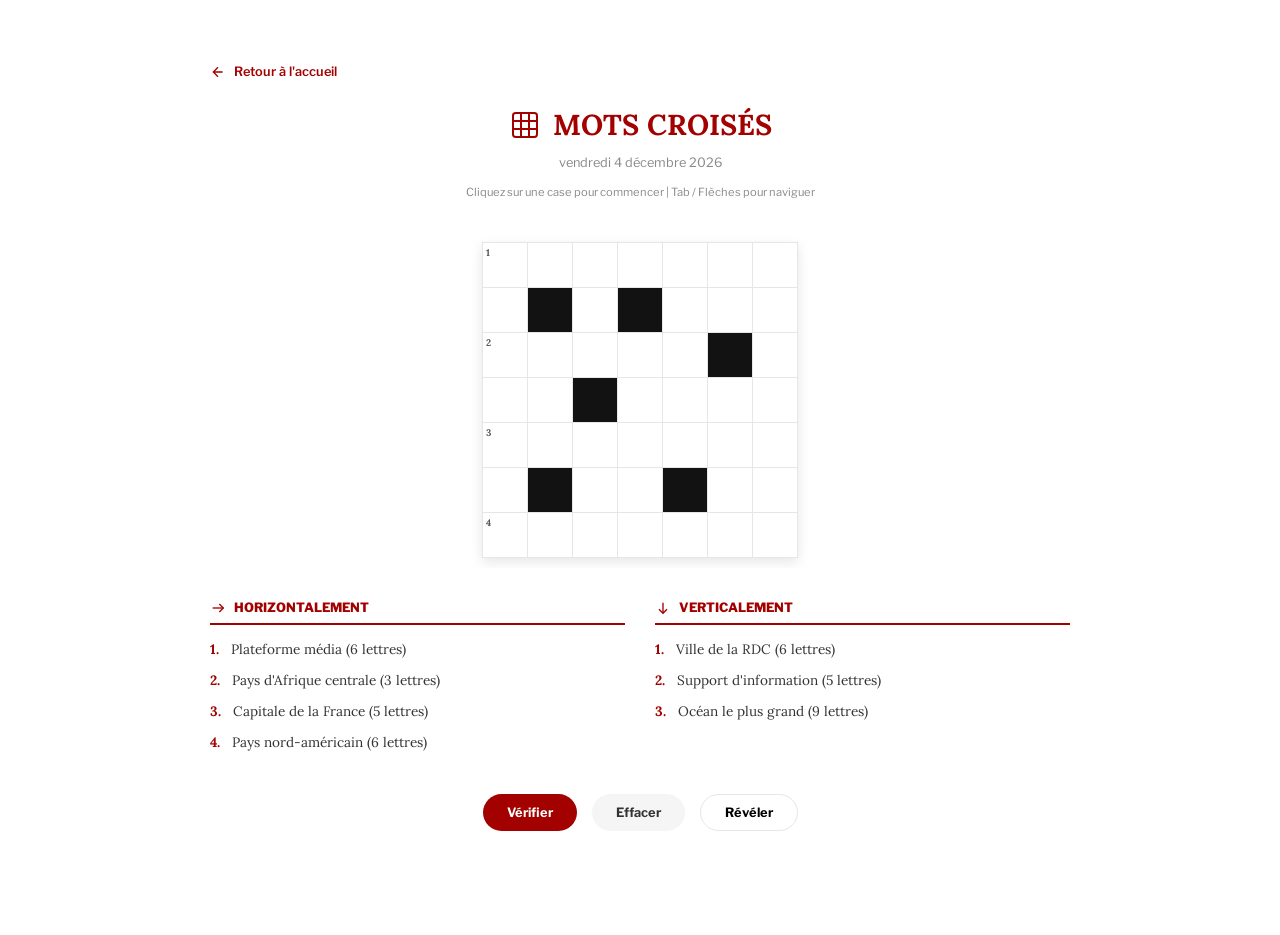
<file: mots-croises.html>
<!DOCTYPE html>
<html lang="fr">
<head>
    <meta charset="UTF-8">
    <meta name="viewport" content="width=device-width, initial-scale=1.0, viewport-fit=cover">
    <title>Mots croisés - MAKMUS</title>
    <link rel="stylesheet" href="redaction.css">
    <style>
        .crossword-container {
            max-width: 900px;
            margin: 40px auto;
            padding: 20px;
        }
        
        .crossword-header {
            text-align: center;
            margin-bottom: 30px;
        }
        
        .crossword-title {
            font-family: var(--serif);
            font-size: 1.8rem;
            font-weight: 700;
            color: var(--red);
            display: flex;
            align-items: center;
            justify-content: center;
            gap: 12px;
        }
        
        .crossword-title svg {
            width: 32px;
            height: 32px;
        }
        
        .crossword-date {
            font-family: var(--sans);
            font-size: 0.8rem;
            color: var(--gray-light);
            margin-top: 5px;
        }
        
        .crossword-subtitle {
            font-family: var(--sans);
            font-size: 0.7rem;
            color: var(--gray-light);
            margin-top: 10px;
        }
        
        .crossword-grid {
            display: flex;
            justify-content: center;
            margin-bottom: 30px;
            overflow-x: auto;
            padding: 10px 0;
        }
        
        .crossword-table {
            border-collapse: collapse;
            background: white;
            box-shadow: 0 4px 12px rgba(0,0,0,0.1);
        }
        
        .crossword-cell {
            width: 45px;
            height: 45px;
            border: 1px solid var(--border);
            text-align: center;
            vertical-align: middle;
            position: relative;
        }
        
        .crossword-cell.black {
            background: var(--black);
        }
        
        .crossword-cell input {
            width: 100%;
            height: 100%;
            border: none;
            text-align: center;
            font-family: var(--sans);
            font-size: 1.2rem;
            font-weight: 600;
            text-transform: uppercase;
            background: transparent;
            outline: none;
            padding: 0;
            cursor: pointer;
        }
        
        .crossword-cell input:focus {
            background: rgba(163,0,0,0.1);
            box-shadow: inset 0 0 0 2px var(--red);
        }
        
        .cell-number {
            position: absolute;
            top: 2px;
            left: 3px;
            font-size: 0.6rem;
            font-weight: 700;
            color: var(--gray);
            pointer-events: none;
        }
        
        .definitions-container {
            display: grid;
            grid-template-columns: 1fr 1fr;
            gap: 30px;
            margin-top: 30px;
        }
        
        .definitions-section h3 {
            font-family: var(--sans);
            font-size: 0.8rem;
            font-weight: 800;
            color: var(--red);
            text-transform: uppercase;
            margin-bottom: 15px;
            padding-bottom: 5px;
            border-bottom: 2px solid var(--red);
            display: flex;
            align-items: center;
            gap: 8px;
        }
        
        .definitions-section h3 svg {
            width: 16px;
            height: 16px;
        }
        
        .definition-item {
            margin-bottom: 12px;
            font-family: var(--serif);
            font-size: 0.85rem;
            line-height: 1.4;
            cursor: pointer;
            transition: color 0.2s;
        }
        
        .definition-item:hover {
            color: var(--red);
        }
        
        .definition-number {
            font-weight: 700;
            color: var(--red);
            margin-right: 8px;
        }
        
        .definition-text {
            color: var(--gray-dark);
        }
        
        .crossword-controls {
            display: flex;
            justify-content: center;
            gap: 15px;
            margin-top: 30px;
            flex-wrap: wrap;
        }
        
        .check-btn, .reset-btn, .reveal-btn {
            padding: 10px 24px;
            border: none;
            border-radius: 30px;
            font-family: var(--sans);
            font-weight: 700;
            font-size: 0.8rem;
            cursor: pointer;
            transition: all 0.2s;
            display: flex;
            align-items: center;
            gap: 8px;
        }
        
        .check-btn svg, .reset-btn svg, .reveal-btn svg {
            width: 16px;
            height: 16px;
        }
        
        .check-btn {
            background: var(--red);
            color: white;
        }
        
        .check-btn:hover {
            background: var(--red-dark);
            transform: scale(1.02);
        }
        
        .reset-btn {
            background: var(--gray-bg);
            color: var(--gray-dark);
        }
        
        .reset-btn:hover {
            background: var(--border);
        }
        
        .reveal-btn {
            background: transparent;
            border: 1px solid var(--border);
        }
        
        .reveal-btn:hover {
            background: var(--gray-bg);
            border-color: var(--red);
        }
        
        .result-message {
            text-align: center;
            margin-top: 20px;
            padding: 12px;
            border-radius: 8px;
            font-family: var(--sans);
            font-size: 0.85rem;
        }
        
        .result-message.success {
            background: #27ae60;
            color: white;
        }
        
        .result-message.error {
            background: #e74c3c;
            color: white;
        }
        
        .back-link {
            display: inline-flex;
            align-items: center;
            gap: 8px;
            margin-bottom: 20px;
            color: var(--red);
            text-decoration: none;
            font-family: var(--sans);
            font-size: 0.8rem;
            font-weight: 600;
        }
        
        .back-link:hover {
            text-decoration: underline;
        }
        
        .word-found {
            text-decoration: line-through;
            opacity: 0.6;
        }
        
        @keyframes successPulse {
            0% { transform: scale(1); }
            50% { transform: scale(1.02); background: rgba(39, 174, 96, 0.1); }
            100% { transform: scale(1); }
        }
        
        @media (max-width: 768px) {
            .crossword-container {
                padding: 15px;
            }
            
            .crossword-cell {
                width: 32px;
                height: 32px;
            }
            
            .crossword-cell input {
                font-size: 0.9rem;
            }
            
            .cell-number {
                font-size: 0.5rem;
                top: 1px;
                left: 2px;
            }
            
            .definitions-container {
                grid-template-columns: 1fr;
                gap: 20px;
            }
            
            .crossword-title {
                font-size: 1.4rem;
            }
            
            .crossword-title svg {
                width: 24px;
                height: 24px;
            }
            
            .check-btn, .reset-btn, .reveal-btn {
                padding: 8px 16px;
                font-size: 0.7rem;
            }
        }
    </style>
</head>
<body>
    <div class="crossword-container">
        <a href="index.html" class="back-link">
            <svg width="16" height="16" viewBox="0 0 24 24" fill="none" stroke="currentColor" stroke-width="2">
                <path d="M19 12H5M12 19l-7-7 7-7"/>
            </svg>
            Retour à l'accueil
        </a>
        
        <div class="crossword-header">
            <h1 class="crossword-title">
                <svg viewBox="0 0 24 24" fill="none" stroke="currentColor" stroke-width="1.5">
                    <rect x="3" y="3" width="18" height="18" rx="2" ry="2"></rect>
                    <line x1="9" y1="3" x2="9" y2="21"></line>
                    <line x1="15" y1="3" x2="15" y2="21"></line>
                    <line x1="3" y1="9" x2="21" y2="9"></line>
                    <line x1="3" y1="15" x2="21" y2="15"></line>
                </svg>
                MOTS CROISÉS
            </h1>
            <div class="crossword-date" id="game-date"></div>
            <div class="crossword-subtitle">Cliquez sur une case pour commencer | Tab / Flèches pour naviguer</div>
        </div>
        
        <div id="crossword-grid" class="crossword-grid"></div>
        
        <div class="definitions-container" id="definitions-container"></div>
        
        <div class="crossword-controls">
            <button class="check-btn" id="check-btn">Vérifier</button>
            <button class="reset-btn" id="reset-btn">Effacer</button>
            <button class="reveal-btn" id="reveal-btn">Révéler</button>
        </div>
        
        <div id="result-message" class="result-message"></div>
    </div>

    <script>
        // GRILLE DE DÉMONSTRATION (sans Supabase)
        const demoGridData = {
            grille: [
                ['1', ' ', ' ', ' ', ' ', ' ', ' '],
                [' ', '#', ' ', '#', ' ', ' ', ' '],
                ['2', ' ', ' ', ' ', ' ', '#', ' '],
                [' ', ' ', '#', ' ', ' ', ' ', ' '],
                ['3', ' ', ' ', ' ', ' ', ' ', ' '],
                [' ', '#', ' ', ' ', '#', ' ', ' '],
                ['4', ' ', ' ', ' ', ' ', ' ', ' ']
            ],
            solution: [
                ['M', 'A', 'K', 'M', 'U', 'S', 'P'],
                [' ', '#', 'E', '#', 'C', 'I', 'F'],
                ['R', 'D', 'C', 'I', 'T', '#', 'I'],
                [' ', 'T', '#', 'C', 'L', 'I', 'Q'],
                ['P', 'A', 'R', 'I', 'S', 'C', 'U'],
                [' ', '#', 'C', 'E', '#', 'N', 'E'],
                ['E', 'T', 'A', 'T', 'S', 'U', 'N']
            ],
            definitions: {
                horizontal: [
                    { numero: 1, definition: "Plateforme média (6 lettres)" },
                    { numero: 2, definition: "Pays d'Afrique centrale (3 lettres)" },
                    { numero: 3, definition: "Capitale de la France (5 lettres)" },
                    { numero: 4, definition: "Pays nord-américain (6 lettres)" }
                ],
                vertical: [
                    { numero: 1, definition: "Ville de la RDC (6 lettres)" },
                    { numero: 2, definition: "Support d'information (5 lettres)" },
                    { numero: 3, definition: "Océan le plus grand (9 lettres)" }
                ]
            }
        };
        
        let currentSolution = [];
        let currentDefinitions = { horizontal: [], vertical: [] };
        let foundWords = [];
        
        // Afficher la date
        document.getElementById('game-date').textContent = new Date().toLocaleDateString('fr-FR', {
            weekday: 'long', year: 'numeric', month: 'long', day: 'numeric'
        });
        
        function renderGrid() {
            currentSolution = demoGridData.solution;
            currentDefinitions = demoGridData.definitions;
            
            const gridData = demoGridData.grille;
            const container = document.getElementById('crossword-grid');
            
            let html = '<table class="crossword-table">';
            for (let i = 0; i < gridData.length; i++) {
                html += '<tr>';
                for (let j = 0; j < gridData[i].length; j++) {
                    const cell = gridData[i][j];
                    const isBlack = cell === '#';
                    const number = (!isBlack && !isNaN(parseInt(cell)) && cell !== ' ') ? cell : '';
                    
                    html += `<td class="crossword-cell ${isBlack ? 'black' : ''}">`;
                    if (!isBlack) {
                        if (number) {
                            html += `<span class="cell-number">${number}</span>`;
                        }
                        html += `<input type="text" maxlength="1" data-row="${i}" data-col="${j}">`;
                    }
                    html += '</td>';
                }
                html += '</tr>';
            }
            html += '</table>';
            container.innerHTML = html;
            
            renderDefinitions();
            attachEvents();
        }
        
        function renderDefinitions() {
            const container = document.getElementById('definitions-container');
            
            const horizontalHtml = `
                <div class="definitions-section">
                    <h3>
                        <svg viewBox="0 0 24 24" fill="none" stroke="currentColor" stroke-width="2">
                            <line x1="4" y1="12" x2="20" y2="12"></line>
                            <polyline points="14 6 20 12 14 18"></polyline>
                        </svg>
                        HORIZONTALEMENT
                    </h3>
                    ${currentDefinitions.horizontal.map(def => `
                        <div class="definition-item" data-word-num="${def.numero}" data-direction="horizontal">
                            <span class="definition-number">${def.numero}.</span>
                            <span class="definition-text">${def.definition}</span>
                        </div>
                    `).join('')}
                </div>
            `;
            
            const verticalHtml = `
                <div class="definitions-section">
                    <h3>
                        <svg viewBox="0 0 24 24" fill="none" stroke="currentColor" stroke-width="2">
                            <line x1="12" y1="4" x2="12" y2="20"></line>
                            <polyline points="6 14 12 20 18 14"></polyline>
                        </svg>
                        VERTICALEMENT
                    </h3>
                    ${currentDefinitions.vertical.map(def => `
                        <div class="definition-item" data-word-num="${def.numero}" data-direction="vertical">
                            <span class="definition-number">${def.numero}.</span>
                            <span class="definition-text">${def.definition}</span>
                        </div>
                    `).join('')}
                </div>
            `;
            
            container.innerHTML = horizontalHtml + verticalHtml;
            
            // Ajouter les événements de clic sur les définitions
            document.querySelectorAll('.definition-item').forEach(item => {
                item.addEventListener('click', function() {
                    const wordNum = this.dataset.wordNum;
                    const direction = this.dataset.direction;
                    highlightWord(wordNum, direction);
                });
            });
        }
        
        function highlightWord(wordNum, direction) {
            // Trouver la première case du mot
            const cells = document.querySelectorAll('.crossword-cell input');
            for (let input of cells) {
                const cellNumber = input.parentElement.querySelector('.cell-number');
                if (cellNumber && cellNumber.innerText == wordNum) {
                    input.focus();
                    input.style.backgroundColor = 'rgba(163,0,0,0.1)';
                    setTimeout(() => {
                        input.style.backgroundColor = '';
                    }, 1000);
                    break;
                }
            }
        }
        
        function attachEvents() {
            const inputs = document.querySelectorAll('.crossword-cell input');
            
            inputs.forEach(input => {
                input.removeEventListener('input', handleInput);
                input.removeEventListener('keydown', handleKeydown);
                input.addEventListener('input', handleInput);
                input.addEventListener('keydown', handleKeydown);
            });
        }
        
        function handleInput(e) {
            const input = e.target;
            input.value = input.value.toUpperCase();
            
            // Vérifier si la lettre est correcte
            const row = parseInt(input.dataset.row);
            const col = parseInt(input.dataset.col);
            const solutionValue = currentSolution[row][col];
            
            if (input.value && solutionValue && input.value === solutionValue) {
                input.style.color = '#27ae60';
            } else if (input.value && solutionValue && input.value !== solutionValue) {
                input.style.color = '#e74c3c';
            } else {
                input.style.color = '';
            }
            
            // Auto-avancer
            if (input.value.length === 1) {
                const nextInput = input.parentElement.nextElementSibling?.querySelector('input');
                if (nextInput) nextInput.focus();
            }
            
            // Vérifier si des mots sont complets
            checkWordsComplete();
        }
        
        function handleKeydown(e) {
            const input = e.target;
            const inputs = document.querySelectorAll('.crossword-cell input');
            const currentIndex = Array.from(inputs).indexOf(input);
            const row = parseInt(input.dataset.row);
            const col = parseInt(input.dataset.col);
            
            if (e.key === 'ArrowRight') {
                e.preventDefault();
                if (inputs[currentIndex + 1]) inputs[currentIndex + 1].focus();
            } else if (e.key === 'ArrowLeft') {
                e.preventDefault();
                if (inputs[currentIndex - 1]) inputs[currentIndex - 1].focus();
            } else if (e.key === 'ArrowDown') {
                e.preventDefault();
                const nextRow = row + 1;
                const nextInput = document.querySelector(`input[data-row="${nextRow}"][data-col="${col}"]`);
                if (nextInput) nextInput.focus();
            } else if (e.key === 'ArrowUp') {
                e.preventDefault();
                const prevRow = row - 1;
                const prevInput = document.querySelector(`input[data-row="${prevRow}"][data-col="${col}"]`);
                if (prevInput) prevInput.focus();
            } else if (e.key === 'Backspace' && input.value === '') {
                e.preventDefault();
                if (inputs[currentIndex - 1]) inputs[currentIndex - 1].focus();
            }
        }
        
        function checkWordsComplete() {
            // Vérifier les mots horizontaux
            const horizontalWords = {};
            const verticalWords = {};
            
            // Récupérer tous les mots horizontaux
            const cells = document.querySelectorAll('.crossword-cell input');
            cells.forEach(cell => {
                const row = parseInt(cell.dataset.row);
                const col = parseInt(cell.dataset.col);
                const cellNumber = cell.parentElement.querySelector('.cell-number');
                if (cellNumber) {
                    const num = cellNumber.innerText;
                    if (!horizontalWords[num]) horizontalWords[num] = [];
                    horizontalWords[num].push(cell);
                }
            });
            
            // Vérifier chaque mot horizontal
            for (let [num, wordCells] of Object.entries(horizontalWords)) {
                let wordComplete = true;
                let wordValue = '';
                for (let cell of wordCells) {
                    if (!cell.value) {
                        wordComplete = false;
                        break;
                    }
                    wordValue += cell.value;
                }
                
                if (wordComplete) {
                    // Marquer le mot comme trouvé
                    const definitionItem = document.querySelector(`.definition-item[data-word-num="${num}"][data-direction="horizontal"]`);
                    if (definitionItem && !foundWords.includes(`h${num}`)) {
                        foundWords.push(`h${num}`);
                        definitionItem.classList.add('word-found');
                    }
                }
            }
            
            // Vérifier si la grille est complète
            let allComplete = true;
            cells.forEach(cell => {
                const row = parseInt(cell.dataset.row);
                const col = parseInt(cell.dataset.col);
                const solutionValue = currentSolution[row][col];
                if (solutionValue && solutionValue !== ' ' && cell.value !== solutionValue) {
                    allComplete = false;
                }
            });
            
            if (allComplete) {
                const message = document.getElementById('result-message');
                message.className = 'result-message success';
                message.innerHTML = 'Félicitations ! Grille complète avec succès !';
                const table = document.querySelector('.crossword-table');
                table.style.animation = 'successPulse 0.5s ease';
                setTimeout(() => table.style.animation = '', 500);
            }
        }
        
        function checkGrid() {
            const inputs = document.querySelectorAll('.crossword-cell input');
            let correctCount = 0;
            let total = 0;
            
            inputs.forEach((input) => {
                const row = parseInt(input.dataset.row);
                const col = parseInt(input.dataset.col);
                const solutionValue = currentSolution[row][col];
                
                if (solutionValue && solutionValue !== ' ') {
                    total++;
                    if (input.value && input.value === solutionValue) {
                        correctCount++;
                        input.style.color = '#27ae60';
                    } else if (input.value && input.value !== solutionValue) {
                        input.style.color = '#e74c3c';
                    }
                }
            });
            
            const message = document.getElementById('result-message');
            
            if (correctCount === total) {
                message.className = 'result-message success';
                message.innerHTML = 'Félicitations ! Grille complète avec succès !';
            } else {
                message.className = 'result-message error';
                message.innerHTML = correctCount + '/' + total + ' lettres correctes. Continuez !';
                setTimeout(() => {
                    message.className = 'result-message';
                    message.innerHTML = '';
                }, 3000);
            }
        }
        
        function resetGrid() {
            const inputs = document.querySelectorAll('.crossword-cell input');
            inputs.forEach(input => {
                input.value = '';
                input.style.color = '';
            });
            foundWords = [];
            document.querySelectorAll('.definition-item').forEach(item => {
                item.classList.remove('word-found');
            });
            document.getElementById('result-message').className = 'result-message';
            document.getElementById('result-message').innerHTML = '';
        }
        
        function revealLetter() {
            const inputs = document.querySelectorAll('.crossword-cell input');
            const emptyInputs = Array.from(inputs).filter(input => input.value === '');
            
            if (emptyInputs.length > 0) {
                const randomInput = emptyInputs[Math.floor(Math.random() * emptyInputs.length)];
                const row = parseInt(randomInput.dataset.row);
                const col = parseInt(randomInput.dataset.col);
                randomInput.value = currentSolution[row][col];
                randomInput.style.color = '#27ae60';
                showToast('Une lettre a été révélée !');
                checkWordsComplete();
            } else {
                showToast('Grille déjà complète !');
            }
        }
        
        function showToast(message) {
            const toast = document.createElement('div');
            toast.className = 'makmus-toast';
            toast.innerHTML = message;
            document.body.appendChild(toast);
            setTimeout(() => toast.remove(), 2000);
        }
        
        // Initialisation
        renderGrid();
        
        // Attacher les événements des boutons
        document.getElementById('check-btn').addEventListener('click', checkGrid);
        document.getElementById('reset-btn').addEventListener('click', resetGrid);
        document.getElementById('reveal-btn').addEventListener('click', revealLetter);
    </script>
</body>
</html>
</file>
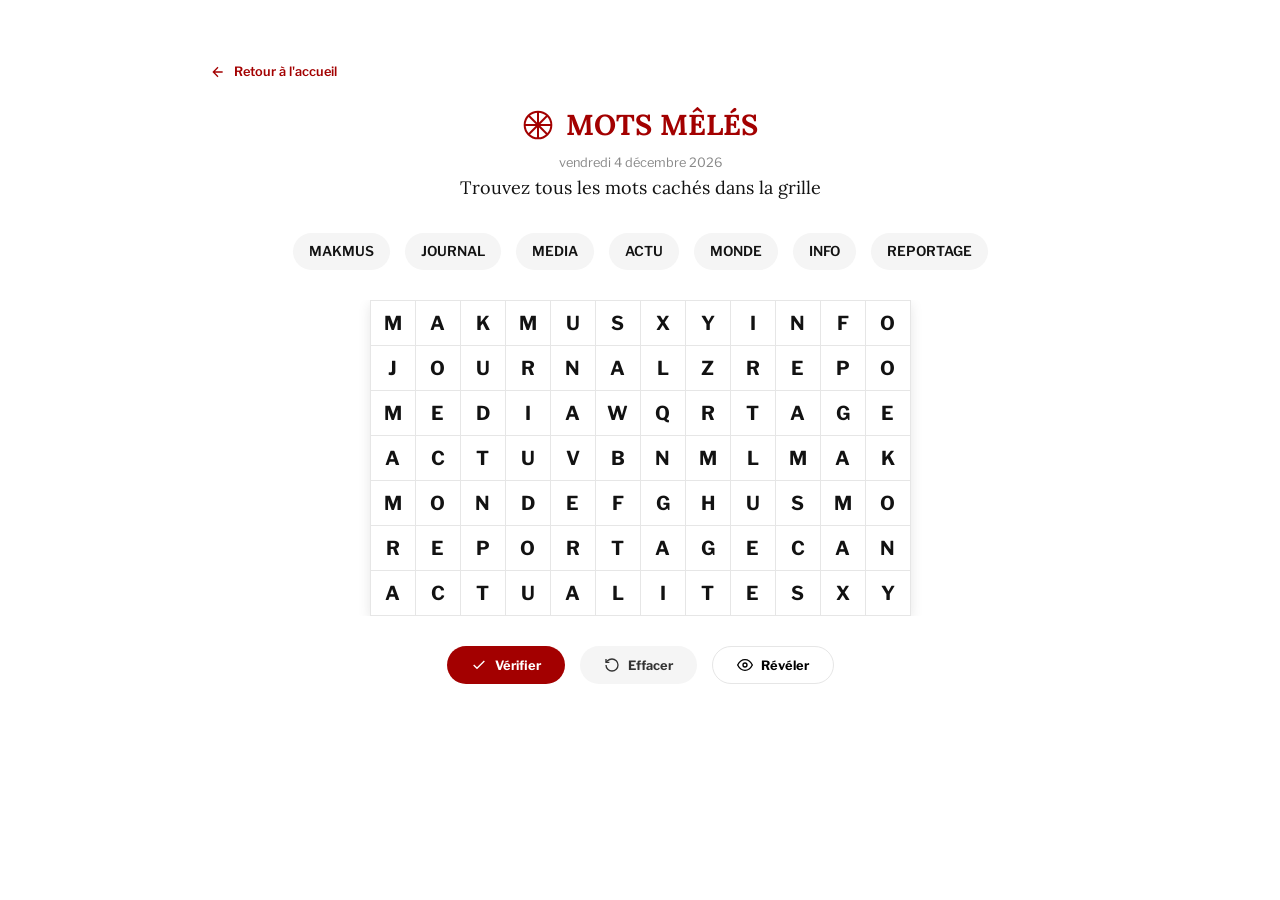
<file: mots-meles.html>
<!DOCTYPE html>
<html lang="fr">
<head>
    <meta charset="UTF-8">
    <meta name="viewport" content="width=device-width, initial-scale=1.0, viewport-fit=cover">
    <title>Mots mêlés - MAKMUS</title>
    <link rel="stylesheet" href="redaction.css">
    <style>
        .wordsearch-container {
            max-width: 900px;
            margin: 40px auto;
            padding: 20px;
        }
        
        .wordsearch-header {
            text-align: center;
            margin-bottom: 30px;
        }
        
        .wordsearch-title {
            font-family: var(--serif);
            font-size: 1.8rem;
            font-weight: 700;
            color: var(--red);
            display: flex;
            align-items: center;
            justify-content: center;
            gap: 12px;
        }
        
        .wordsearch-title svg {
            width: 32px;
            height: 32px;
        }
        
        .crossword-date {
            font-family: var(--sans);
            font-size: 0.8rem;
            color: var(--gray-light);
            margin-top: 5px;
        }
        
        .words-list {
            display: flex;
            flex-wrap: wrap;
            justify-content: center;
            gap: 15px;
            margin-bottom: 30px;
        }
        
        .word-chip {
            background: var(--gray-bg);
            padding: 8px 16px;
            border-radius: 30px;
            font-family: var(--sans);
            font-size: 0.85rem;
            font-weight: 600;
            cursor: pointer;
            transition: all 0.2s;
        }
        
        .word-chip.found {
            background: #27ae60;
            color: white;
            text-decoration: line-through;
            opacity: 0.6;
        }
        
        .wordsearch-grid {
            display: flex;
            justify-content: center;
            overflow-x: auto;
        }
        
        .wordsearch-table {
            border-collapse: collapse;
            background: white;
            box-shadow: 0 4px 12px rgba(0,0,0,0.1);
        }
        
        .letter-cell {
            width: 45px;
            height: 45px;
            border: 1px solid var(--border);
            text-align: center;
            vertical-align: middle;
            font-family: var(--sans);
            font-size: 1.2rem;
            font-weight: 700;
            cursor: pointer;
            user-select: none;
            transition: all 0.2s;
        }
        
        .letter-cell.selected {
            background: rgba(163,0,0,0.3);
        }
        
        .letter-cell.highlight {
            background: #27ae60;
            color: white;
        }
        
        .wordsearch-controls {
            display: flex;
            justify-content: center;
            gap: 15px;
            margin-top: 30px;
            flex-wrap: wrap;
        }
        
        .check-btn, .reset-btn, .reveal-btn {
            padding: 10px 24px;
            border: none;
            border-radius: 30px;
            font-family: var(--sans);
            font-weight: 700;
            font-size: 0.8rem;
            cursor: pointer;
            transition: all 0.2s;
            display: flex;
            align-items: center;
            gap: 8px;
        }
        
        .check-btn svg, .reset-btn svg, .reveal-btn svg {
            width: 16px;
            height: 16px;
        }
        
        .check-btn {
            background: var(--red);
            color: white;
        }
        
        .check-btn:hover {
            background: var(--red-dark);
            transform: scale(1.02);
        }
        
        .reset-btn {
            background: var(--gray-bg);
            color: var(--gray-dark);
        }
        
        .reset-btn:hover {
            background: var(--border);
        }
        
        .reveal-btn {
            background: transparent;
            border: 1px solid var(--border);
        }
        
        .reveal-btn:hover {
            background: var(--gray-bg);
            border-color: var(--red);
        }
        
        .result-message {
            text-align: center;
            margin-top: 20px;
            padding: 12px;
            border-radius: 8px;
            font-family: var(--sans);
            font-size: 0.85rem;
        }
        
        .result-message.success {
            background: #27ae60;
            color: white;
        }
        
        .back-link {
            display: inline-flex;
            align-items: center;
            gap: 8px;
            margin-bottom: 20px;
            color: var(--red);
            text-decoration: none;
            font-family: var(--sans);
            font-size: 0.8rem;
            font-weight: 600;
        }
        
        .back-link:hover {
            text-decoration: underline;
        }
        
        @keyframes successPulse {
            0% { transform: scale(1); }
            50% { transform: scale(1.02); background: rgba(39, 174, 96, 0.1); }
            100% { transform: scale(1); }
        }
        
        @media (max-width: 768px) {
            .wordsearch-container {
                padding: 15px;
            }
            
            .letter-cell {
                width: 32px;
                height: 32px;
                font-size: 0.9rem;
            }
            
            .wordsearch-title {
                font-size: 1.4rem;
            }
            
            .wordsearch-title svg {
                width: 24px;
                height: 24px;
            }
            
            .check-btn, .reset-btn, .reveal-btn {
                padding: 8px 16px;
                font-size: 0.7rem;
            }
        }
    </style>
</head>
<body>
    <div class="wordsearch-container">
        <a href="index.html" class="back-link">
            <svg width="16" height="16" viewBox="0 0 24 24" fill="none" stroke="currentColor" stroke-width="2">
                <path d="M19 12H5M12 19l-7-7 7-7"/>
            </svg>
            Retour à l'accueil
        </a>
        
        <div class="wordsearch-header">
            <h1 class="wordsearch-title">
                <svg viewBox="0 0 24 24" fill="none" stroke="currentColor" stroke-width="1.5">
                    <circle cx="12" cy="12" r="10"></circle>
                    <line x1="12" y1="2" x2="12" y2="22"></line>
                    <line x1="2" y1="12" x2="22" y2="12"></line>
                    <line x1="4.93" y1="4.93" x2="19.07" y2="19.07"></line>
                    <line x1="19.07" y1="4.93" x2="4.93" y2="19.07"></line>
                </svg>
                MOTS MÊLÉS
            </h1>
            <div class="crossword-date" id="game-date"></div>
            <p>Trouvez tous les mots cachés dans la grille</p>
        </div>
        
        <div id="words-list" class="words-list"></div>
        
        <div id="wordsearch-grid" class="wordsearch-grid"></div>
        
        <div class="wordsearch-controls">
            <button class="check-btn" id="check-btn">
                <svg viewBox="0 0 24 24" fill="none" stroke="currentColor" stroke-width="2">
                    <polyline points="20 6 9 17 4 12"></polyline>
                </svg>
                Vérifier
            </button>
            <button class="reset-btn" id="reset-btn">
                <svg viewBox="0 0 24 24" fill="none" stroke="currentColor" stroke-width="2">
                    <path d="M3 12a9 9 0 1 0 9-9 9.75 9.75 0 0 0-6.74 2.74L3 8"></path>
                    <polyline points="3 3 3 8 8 8"></polyline>
                </svg>
                Effacer
            </button>
            <button class="reveal-btn" id="reveal-btn">
                <svg viewBox="0 0 24 24" fill="none" stroke="currentColor" stroke-width="2">
                    <path d="M1 12s4-8 11-8 11 8 11 8-4 8-11 8-11-8-11-8z"></path>
                    <circle cx="12" cy="12" r="3"></circle>
                </svg>
                Révéler
            </button>
        </div>
        
        <div id="result-message" class="result-message"></div>
    </div>

    <script>
        // GRILLE DE DÉMONSTRATION
        const demoData = {
            mots_a_trouver: ['MAKMUS', 'JOURNAL', 'MEDIA', 'ACTU', 'MONDE', 'INFO', 'REPORTAGE'],
            grille: [
                ['M', 'A', 'K', 'M', 'U', 'S', 'X', 'Y', 'I', 'N', 'F', 'O'],
                ['J', 'O', 'U', 'R', 'N', 'A', 'L', 'Z', 'R', 'E', 'P', 'O'],
                ['M', 'E', 'D', 'I', 'A', 'W', 'Q', 'R', 'T', 'A', 'G', 'E'],
                ['A', 'C', 'T', 'U', 'V', 'B', 'N', 'M', 'L', 'M', 'A', 'K'],
                ['M', 'O', 'N', 'D', 'E', 'F', 'G', 'H', 'U', 'S', 'M', 'O'],
                ['R', 'E', 'P', 'O', 'R', 'T', 'A', 'G', 'E', 'C', 'A', 'N'],
                ['A', 'C', 'T', 'U', 'A', 'L', 'I', 'T', 'E', 'S', 'X', 'Y']
            ]
        };
        
        let currentWords = [];
        let foundWords = [];
        let currentGridLetters = [];
        let selectedCells = [];
        let isSelecting = false;
        let startCell = null;
        
        // Afficher la date
        document.getElementById('game-date').textContent = new Date().toLocaleDateString('fr-FR', {
            weekday: 'long', year: 'numeric', month: 'long', day: 'numeric'
        });
        
        function initGame() {
            currentWords = [...demoData.mots_a_trouver];
            currentGridLetters = demoData.grille.map(row => [...row]);
            foundWords = [];
            selectedCells = [];
            
            renderWordsList();
            renderGrid();
            attachGridEvents();
        }
        
        function renderWordsList() {
            const container = document.getElementById('words-list');
            container.innerHTML = currentWords.map(word => `
                <span class="word-chip" data-word="${word}">${word}</span>
            `).join('');
        }
        
        function renderGrid() {
            const container = document.getElementById('wordsearch-grid');
            let html = '<table class="wordsearch-table">';
            for (let i = 0; i < currentGridLetters.length; i++) {
                html += '<tr>';
                for (let j = 0; j < currentGridLetters[i].length; j++) {
                    const isHighlighted = isCellHighlighted(i, j);
                    html += `<td class="letter-cell ${isHighlighted ? 'highlight' : ''}" data-row="${i}" data-col="${j}">${currentGridLetters[i][j]}</td>`;
                }
                html += '</tr>';
            }
            html += '</table>';
            container.innerHTML = html;
        }
        
        function isCellHighlighted(row, col) {
            // Vérifier si la cellule fait partie d'un mot trouvé
            for (let word of foundWords) {
                if (word.positions && word.positions.some(pos => pos.row === row && pos.col === col)) {
                    return true;
                }
            }
            return false;
        }
        
        function attachGridEvents() {
            const cells = document.querySelectorAll('.letter-cell');
            cells.forEach(cell => {
                cell.removeEventListener('mousedown', handleMouseDown);
                cell.removeEventListener('mouseenter', handleMouseEnter);
                cell.removeEventListener('mouseup', handleMouseUp);
                cell.removeEventListener('touchstart', handleTouchStart);
                cell.removeEventListener('touchmove', handleTouchMove);
                cell.removeEventListener('touchend', handleTouchEnd);
                
                cell.addEventListener('mousedown', handleMouseDown);
                cell.addEventListener('mouseenter', handleMouseEnter);
                cell.addEventListener('mouseup', handleMouseUp);
                cell.addEventListener('touchstart', handleTouchStart);
                cell.addEventListener('touchmove', handleTouchMove);
                cell.addEventListener('touchend', handleTouchEnd);
            });
        }
        
        function handleMouseDown(e) {
            e.preventDefault();
            const cell = e.target.closest('.letter-cell');
            if (!cell) return;
            
            isSelecting = true;
            startCell = {
                row: parseInt(cell.dataset.row),
                col: parseInt(cell.dataset.col)
            };
            selectedCells = [startCell];
            updateSelection();
        }
        
        function handleMouseEnter(e) {
            if (!isSelecting) return;
            const cell = e.target.closest('.letter-cell');
            if (!cell) return;
            
            const currentCell = {
                row: parseInt(cell.dataset.row),
                col: parseInt(cell.dataset.col)
            };
            
            if (startCell) {
                selectedCells = getCellsBetween(startCell, currentCell);
                updateSelection();
            }
        }
        
        function handleMouseUp(e) {
            if (!isSelecting) return;
            isSelecting = false;
            
            if (selectedCells.length > 0) {
                const word = selectedCells.map(cell => currentGridLetters[cell.row][cell.col]).join('');
                checkWord(word, selectedCells);
            }
            
            clearSelection();
        }
        
        function handleTouchStart(e) {
            e.preventDefault();
            const touch = e.touches[0];
            const element = document.elementFromPoint(touch.clientX, touch.clientY);
            const cell = element.closest('.letter-cell');
            if (!cell) return;
            
            isSelecting = true;
            startCell = {
                row: parseInt(cell.dataset.row),
                col: parseInt(cell.dataset.col)
            };
            selectedCells = [startCell];
            updateSelection();
        }
        
        function handleTouchMove(e) {
            e.preventDefault();
            if (!isSelecting) return;
            const touch = e.touches[0];
            const element = document.elementFromPoint(touch.clientX, touch.clientY);
            const cell = element.closest('.letter-cell');
            if (!cell) return;
            
            const currentCell = {
                row: parseInt(cell.dataset.row),
                col: parseInt(cell.dataset.col)
            };
            
            if (startCell) {
                selectedCells = getCellsBetween(startCell, currentCell);
                updateSelection();
            }
        }
        
        function handleTouchEnd(e) {
            e.preventDefault();
            if (!isSelecting) return;
            isSelecting = false;
            
            if (selectedCells.length > 0) {
                const word = selectedCells.map(cell => currentGridLetters[cell.row][cell.col]).join('');
                checkWord(word, selectedCells);
            }
            
            clearSelection();
        }
        
        function getCellsBetween(start, end) {
            const cells = [];
            const rowStep = start.row === end.row ? 0 : (start.row < end.row ? 1 : -1);
            const colStep = start.col === end.col ? 0 : (start.col < end.col ? 1 : -1);
            
            let row = start.row;
            let col = start.col;
            
            while (row !== end.row + rowStep || col !== end.col + colStep) {
                cells.push({ row, col });
                if (row !== end.row) row += rowStep;
                if (col !== end.col) col += colStep;
            }
            
            return cells;
        }
        
        function updateSelection() {
            // Supprimer la classe selected de toutes les cellules
            document.querySelectorAll('.letter-cell').forEach(cell => {
                cell.classList.remove('selected');
            });
            
            // Ajouter la classe selected aux cellules sélectionnées
            selectedCells.forEach(cell => {
                const element = document.querySelector(`.letter-cell[data-row="${cell.row}"][data-col="${cell.col}"]`);
                if (element) element.classList.add('selected');
            });
        }
        
        function checkWord(word, cells) {
            // Vérifier le mot dans les deux sens
            const foundWord = currentWords.find(w => w === word || w === word.split('').reverse().join(''));
            
            if (foundWord && !foundWords.some(w => w.word === foundWord)) {
                // Mot trouvé
                foundWords.push({
                    word: foundWord,
                    positions: [...cells]
                });
                
                // Marquer les cellules comme highlight
                cells.forEach(cell => {
                    const element = document.querySelector(`.letter-cell[data-row="${cell.row}"][data-col="${cell.col}"]`);
                    element.classList.add('highlight');
                });
                
                // Marquer le mot dans la liste
                markWordAsFound(foundWord);
                showToast('Mot trouvé : ' + foundWord);
                
                // Vérifier si tous les mots sont trouvés
                if (foundWords.length === currentWords.length) {
                    const messageDiv = document.getElementById('result-message');
                    messageDiv.className = 'result-message success';
                    messageDiv.innerHTML = 'Félicitations ! Tous les mots ont été trouvés !';
                    const table = document.querySelector('.wordsearch-table');
                    table.style.animation = 'successPulse 0.5s ease';
                    setTimeout(() => table.style.animation = '', 500);
                }
            } else if (foundWord && foundWords.some(w => w.word === foundWord)) {
                showToast('"' + foundWord + '" déjà trouvé !');
            } else {
                showToast('"' + word + '" n\'est pas dans la liste');
            }
        }
        
        function markWordAsFound(word) {
            const chips = document.querySelectorAll('.word-chip');
            chips.forEach(chip => {
                if (chip.dataset.word === word) {
                    chip.classList.add('found');
                }
            });
        }
        
        function clearSelection() {
            document.querySelectorAll('.letter-cell').forEach(cell => {
                cell.classList.remove('selected');
            });
            selectedCells = [];
            startCell = null;
        }
        
        function resetSelection() {
            clearSelection();
        }
        
        function checkAllWords() {
            const remaining = currentWords.filter(w => !foundWords.some(f => f.word === w));
            if (remaining.length === 0) {
                showToast('Grille complète !');
            } else {
                showToast('Il reste ' + remaining.length + ' mot(s) à trouver : ' + remaining.join(', '));
            }
        }
        
        function revealRandomWord() {
            const remaining = currentWords.filter(w => !foundWords.some(f => f.word === w));
            if (remaining.length > 0) {
                const randomWord = remaining[Math.floor(Math.random() * remaining.length)];
                showToast('Mot à chercher : "' + randomWord + '"');
            } else {
                showToast('Tous les mots sont déjà trouvés !');
            }
        }
        
        function showToast(message) {
            const toast = document.createElement('div');
            toast.className = 'makmus-toast';
            toast.innerHTML = message;
            document.body.appendChild(toast);
            setTimeout(() => toast.remove(), 2000);
        }
        
        // Attacher les événements des boutons
        document.getElementById('check-btn').addEventListener('click', checkAllWords);
        document.getElementById('reset-btn').addEventListener('click', resetSelection);
        document.getElementById('reveal-btn').addEventListener('click', revealRandomWord);
        
        // Initialiser le jeu
        initGame();
    </script>
</body>
</html>
</file>
<file: redaction.css>
/* ==========================================================================
   REDACTION.CSS — MAKMUS
   Version autonome (ne dépend pas de style.css)
   ========================================================================== */

/* --------------------------------------
   IMPORTS & VARIABLES
   -------------------------------------- */
@import url('https://fonts.googleapis.com/css2?family=Lora:wght@400;500;600;700&family=Libre+Franklin:wght@400;500;600;700;800&display=swap');

:root {
    /* Couleurs */
    --red: #a30000;
    --red-dark: #7a0000;
    --black: #121212;
    --gray-dark: #333;
    --gray: #555;
    --gray-light: #888;
    --gray-bg: #f5f5f5;
    --border: #e6e6e6;
    --border-strong: #ccc;
    
    /* Typographie */
    --serif: 'Lora', Georgia, 'Times New Roman', serif;
    --sans: 'Libre Franklin', 'Helvetica Neue', Arial, sans-serif;
    
    /* Tailles */
    --text-base: 18px;
    --text-sm: 0.75rem;
    --text-md: 0.875rem;
    --text-lg: 1.1rem;
    
    /* Layout */
    --max-width: 1200px;
    --max-text: 720px;
}

/* --------------------------------------
   BASE
   -------------------------------------- */
* {
    margin: 0;
    padding: 0;
    box-sizing: border-box;
}

body {
    font-family: var(--serif);
    font-size: var(--text-base);
    line-height: 1.6;
    color: var(--black);
    background: #fff;
    -webkit-font-smoothing: antialiased;
    overflow-x: hidden;
    width: 100%;
    position: relative;
}

img {
    max-width: 100%;
    height: auto;
    display: block;
}

a {
    text-decoration: none;
    color: inherit;
}

/* --------------------------------------
   BARRE DE PROGRESSION SCROLL
   -------------------------------------- */
#scroll-progress {
    position: fixed;
    top: 0;
    left: 0;
    width: 0%;
    height: 3px;
    background: var(--red);
    z-index: 10001;
    transition: width 0.1s ease;
}

/* --------------------------------------
   LAYOUT PRINCIPAL
   -------------------------------------- */
.article-container {
    max-width: 760px;
    width: 100%;
    margin: 0 auto;
    padding: 0 20px;
}

@media (min-width: 768px) and (max-width: 1023px) {
    .article-container {
        padding: 0 32px;
    }
}

@media (min-width: 1024px) {
    .article-container {
        padding: 0 40px;
    }
}

@media (min-width: 1400px) {
    .article-container {
        padding: 0;
    }
}

/* --------------------------------------
   HEADER & TOP BAR
   -------------------------------------- */
.main-header {
    position: relative;
    padding: 10px 20px;
    max-width: var(--max-width);
    margin: 0 auto;
    display: flex;
    justify-content: space-between;
    align-items: center;
    margin-top: 5px;
    border-bottom: 1px solid var(--border);
}

.logo-container {
    position: absolute;
    left: 50%;
    top: 50%;
    transform: translate(-50%, -50%);
}

.logo-container img {
    height: 40px;
    width: auto;
}

.menu-toggle {
    cursor: pointer;
    display: flex;
    align-items: center;
    gap: 8px;
    background: none;
    border: none;
}

.menu-label {
    font-family: var(--sans);
    font-weight: 800;
    font-size: 0.75rem;
    letter-spacing: 1px;
    text-transform: uppercase;
    color: var(--black);
}

@media (max-width: 768px) {
    .menu-label {
        display: none;
    }
    .menu-toggle {
        gap: 0;
    }
}

.top-bar {
    background: #fff;
    border-bottom: 1px solid var(--border);
    padding: 8px 0;
}

.top-bar-content {
    max-width: var(--max-width);
    margin: 0 auto;
    display: flex;
    justify-content: space-between;
    align-items: center;
    padding: 0 20px;
}

.market-ticker-container {
    display: none;
    flex-grow: 1;
    margin: 0 20px;
    text-align: center;
}

@media (min-width: 1024px) {
    .market-ticker-container { display: block; }
}

#ticker-content {
    font-family: var(--sans);
    font-size: 0.85rem;
    text-transform: uppercase;
    white-space: nowrap;
    font-weight: 600;
}

#live-date {
    font-family: var(--sans);
    font-size: 8px;
    font-weight: 600;
    color: var(--gray-dark);
    white-space: nowrap;
    flex-shrink: 0;
}

.header-right {
    display: flex;
    align-items: center;
    gap: 12px;
}

.btn-subscribe {
    background: var(--red);
    color: white;
    border: none;
    padding: 6px 14px;
    font-family: var(--sans);
    font-weight: 700;
    font-size: 0.7rem;
    letter-spacing: 1px;
    text-transform: uppercase;
    cursor: pointer;
}

.btn-subscribe:hover {
    background: var(--black);
}

#openModal {
    background: none;
    border: none;
    cursor: pointer;
    display: flex;
    align-items: center;
}

#openModal img {
    width: 22px;
    height: 22px;
}

@media (max-width: 768px) {
    .main-header {
        padding: 10px 15px;
    }
    .logo-container img {
        height: 30px;
    }
    .btn-subscribe {
        padding: 4px 10px;
        font-size: 0.6rem;
    }
    #openModal img {
        width: 18px;
        height: 18px;
    }
    .header-right {
        gap: 8px;
    }
}

/* --------------------------------------
   TRENDING TAGS
   -------------------------------------- */
#trending-tags {
    position: sticky;
    top: 0;
    background: white;
    z-index: 1000;
    border-bottom: 1px solid var(--border);
}

.trending-container {
    max-width: var(--max-width);
    margin: 0 auto;
    padding: 12px 20px;
    display: flex;
    align-items: center;
    gap: 16px;
    overflow-x: auto;
    scrollbar-width: none;
}

.trending-container::-webkit-scrollbar {
    display: none;
}

.trending-label {
    font-family: var(--sans);
    font-weight: 800;
    font-size: 0.7rem;
    text-transform: uppercase;
    color: var(--gray-light);
    padding-right: 16px;
    flex-shrink: 0;
}

.tags-list {
    display: flex;
    gap: 20px;
    align-items: center;
}

.trending-link {
    font-family: var(--sans);
    font-size: 0.75rem;
    font-weight: 700;
    color: var(--gray-dark);
    white-space: nowrap;
    cursor: pointer;
    text-transform: uppercase;
}

.trending-link:hover,
.is-live {
    color: var(--red);
}

.is-live::after {
    content: "•";
    margin-left: 6px;
    animation: blink 1.2s infinite;
}

@keyframes blink {
    0%, 100% { opacity: 1; }
    50% { opacity: 0; }
}

/* --------------------------------------
   EN-TÊTE DE L'ARTICLE
   -------------------------------------- */
.article-header {
    max-width: 100%;
    margin: 0 auto;
    padding: 0;
}

.article-category-label {
    font-family: var(--sans);
    color: var(--red);
    font-weight: 800;
    font-size: 0.75rem;
    text-transform: uppercase;
    letter-spacing: 1px;
    margin-bottom: 10px;
    display: inline-block;
}

.article-main-title {
    font-family: var(--serif);
    font-size: 2.8rem;
    font-weight: 700;
    line-height: 1.2;
    color: var(--black);
    margin: 0 0 20px 0;
    letter-spacing: -0.01em;
}

.read-time-estimate {
    font-family: var(--sans);
    font-size: 0.75rem;
    color: var(--gray-light);
    margin-bottom: 15px;
    text-transform: uppercase;
    letter-spacing: 0.5px;
}

/* --------------------------------------
   BARRE D'ACTIONS (STICKY)
   -------------------------------------- */
.article-actions-wrapper {
    max-width: 100%;
    margin: 0 auto 30px;
    position: sticky;
    top: 60px;
    z-index: 100;
    background: #fff;
    padding: 10px 0;
}

.actions-group {
    display: flex;
    justify-content: space-between;
    align-items: center;
    flex-wrap: wrap;
    gap: 15px;
}

.actions-primary {
    display: flex;
    align-items: center;
    gap: 8px;
    background: var(--gray-bg);
    border-radius: 60px;
    padding: 6px 12px;
}

.actions-secondary {
    display: flex;
    align-items: center;
    gap: 12px;
}

.action-btn {
    display: flex;
    align-items: center;
    gap: 8px;
    background: none;
    border: none;
    cursor: pointer;
    color: var(--gray);
    font-family: var(--sans);
    font-size: 0.85rem;
    font-weight: 500;
    padding: 8px 14px;
    border-radius: 40px;
    transition: all 0.2s ease;
}

.action-btn:hover {
    background: #e8e8e8;
    color: var(--black);
}

.action-btn.liked {
    color: #e25555;
}

.action-btn.liked .icon-circle {
    border-color: #e25555;
    background: rgba(226, 85, 85, 0.1);
}

.icon-circle {
    width: 32px;
    height: 32px;
    border: 1px solid var(--border);
    border-radius: 50%;
    display: flex;
    align-items: center;
    justify-content: center;
    transition: all 0.2s;
}

.action-btn:hover .icon-circle {
    border-color: var(--black);
    background: white;
}

.count-label {
    font-family: var(--sans);
    font-weight: 600;
    color: var(--gray-dark);
}

.speech-btn {
    background: var(--red);
    color: white;
}

.speech-btn:hover {
    background: var(--red-dark);
    color: white;
}

.speech-btn .icon-circle {
    border-color: rgba(255, 255, 255, 0.3);
}

.speech-btn:hover .icon-circle {
    border-color: white;
    background: transparent;
}

#speech-text {
    font-family: var(--sans);
    font-size: 0.7rem;
    font-weight: 700;
    letter-spacing: 1px;
}

/* --------------------------------------
   BYLINE (AUTEUR)
   -------------------------------------- */
.article-byline {
    max-width: 100%;
    margin: 20px auto 30px;
    display: flex;
    align-items: center;
    gap: 12px;
    padding: 15px 0;
    border-top: 1px solid var(--border);
}

.article-byline .author-avatar {
    width: 48px;
    height: 48px;
    border-radius: 50%;
    object-fit: cover;
}

.author-name-wrapper {
    display: flex;
    align-items: baseline;
    gap: 5px;
    flex-wrap: wrap;
}

.author-name-label {
    font-family: var(--sans);
    font-size: 0.75rem;
    font-weight: 400;
    color: var(--gray);
}

.author-name-link {
    font-family: var(--sans);
    font-size: 0.9rem;
    font-weight: 700;
    color: var(--black);
    text-decoration: none;
    cursor: pointer;
    transition: color 0.2s;
}

.author-name-link:hover {
    color: var(--red);
    text-decoration: underline;
}

.article-byline .publish-date {
    font-family: var(--sans);
    font-size: 0.7rem;
    color: var(--gray-light);
    margin-left: auto;
}

/* --------------------------------------
   IMAGE PRINCIPALE
   -------------------------------------- */
.main-figure {
    margin: 30px auto;
    text-align: center;
    width: 100%;
    display: block;
}

.main-img {
    width: 100%;
    height: auto;
    display: block;
    margin: 0 auto;
}

.img-caption-style {
    font-family: var(--sans);
    font-size: 0.75rem;
    color: var(--gray-light);
    margin-top: 8px;
    text-align: center;
    display: block;
}

.image-credit {
    font-family: var(--sans);
    font-size: 0.65rem;
    color: #999;
    margin-top: 6px;
    padding-top: 4px;
    border-top: 1px solid var(--border);
}

/* --------------------------------------
   VIDÉO PRINCIPALE
   -------------------------------------- */
.hero-video-wrapper {
    position: relative;
    background: #000;
    width: 100%;
    cursor: pointer;
    display: flex;
    align-items: center;
    justify-content: center;
}

.hero-video-wrapper video {
    width: 100%;
    height: auto;
    display: block;
}

.video-controls-top {
    position: absolute;
    bottom: 15px;
    right: 15px;
    display: flex;
    flex-direction: column;
    gap: 10px;
    z-index: 10;
}

.control-btn {
    background: rgba(0, 0, 0, 0.6);
    backdrop-filter: blur(10px);
    border: 1px solid rgba(255, 255, 255, 0.2);
    border-radius: 50%;
    width: 56px;
    height: 56px;
    display: flex;
    align-items: center;
    justify-content: center;
    cursor: pointer;
    transition: all 0.2s ease;
    color: white;
}

.control-btn:hover {
    background: rgba(163, 0, 0, 0.8);
    transform: scale(1.05);
}

.control-btn svg {
    width: 16px;
    height: 16px;
}

.play-overlay {
    position: absolute;
    top: 0;
    left: 0;
    width: 100%;
    height: 100%;
    background: rgba(0, 0, 0, 0.3);
    display: flex;
    align-items: center;
    justify-content: center;
    cursor: pointer;
    z-index: 5;
    transition: opacity 0.3s ease;
}

.play-overlay:hover {
    background: rgba(0, 0, 0, 0.2);
}

.play-button {
    width: 70px;
    height: 70px;
    background: rgba(0, 0, 0, 0.7);
    border-radius: 50%;
    display: flex;
    align-items: center;
    justify-content: center;
    transition: transform 0.2s ease;
}

.play-overlay:hover .play-button {
    transform: scale(1.1);
    background: rgba(163, 0, 0, 0.8);
}

.play-button svg {
    width: 30px;
    height: 30px;
}

.hero-video-wrapper video::-webkit-media-controls {
    display: none !important;
}

.hero-video-wrapper video::-webkit-media-controls-enclosure {
    display: none !important;
}

/* --------------------------------------
   CORPS DE L'ARTICLE
   -------------------------------------- */
.article-content {
    max-width: 100%;
    margin: 0 auto;
    font-family: var(--serif);
    font-size: var(--text-base);
    line-height: 1.8;
    color: var(--black);
}

.article-content p,
.article-content li {
    font-family: var(--serif);
    font-size: var(--text-base);
    line-height: 1.8;
    color: var(--black);
}

.article-content p {
    margin-bottom: 1.5em;
    text-align: left;
}

.article-content li {
    margin-bottom: 0.5em;
}

.article-content h2,
.article-content h3,
.article-content h4 {
    font-family: var(--serif);
    font-weight: 700;
    color: var(--black);
}

.article-content h2 {
    font-size: 1.8rem;
    margin: 1.5em 0 0.75em;
}

.article-content h3 {
    font-size: 1.4rem;
    font-weight: 600;
    margin: 1.2em 0 0.6em;
}

.article-content h4 {
    font-size: 1.2rem;
    font-weight: 600;
    margin: 1em 0 0.5em;
}

.article-content a {
    color: var(--red);
    text-decoration: underline;
    text-underline-offset: 3px;
}

.article-content a:hover {
    color: var(--red-dark);
}

.article-content img {
    max-width: 100%;
    height: auto;
    margin: 1.5em 0;
}

/* ============================================
   CONTENEUR PRINCIPAL - TEXTE NORMAL
   ============================================ */
#article-text-content,
.article-content {
    max-width: 680px;
    margin: 0 auto;
}

/* ============================================
   PARAGRAPHES (TEXTE NORMAL) - PLEINE LARGEUR
   ============================================ */
#article-text-content p,
.article-content p {
    max-width: 680px;
    margin: 0 auto 1.5em auto;
}

/* ============================================
   LISTES - CENTRÉES / RÉTRÉCIES
   ============================================ */
#article-text-content ul,
#article-text-content ol,
.article-content ul,
.article-content ol {
    max-width: 580px;
    margin: 1.5em auto;
    padding-left: 0;
    list-style: none;
}

#article-text-content li,
.article-content li {
    font-family: var(--serif);
    font-size: 18px;
    line-height: 1.8;
    margin-bottom: 0.5em;
    text-align: left;
    position: relative;
    padding-left: 1.8em;
}

/* Puces pour listes non ordonnées */
#article-text-content ul li::before,
.article-content ul li::before {
    content: "•";
    color: var(--red);
    font-weight: bold;
    display: inline-block;
    position: absolute;
    left: 0;
    width: 1.2em;
}

/* Numéros pour listes ordonnées */
#article-text-content ol,
.article-content ol {
    counter-reset: item;
}

#article-text-content ol li,
.article-content ol li {
    counter-increment: item;
}

#article-text-content ol li::before,
.article-content ol li::before {
    content: counter(item) ".";
    color: var(--red);
    font-weight: bold;
    display: inline-block;
    position: absolute;
    left: 0;
    width: 1.5em;
    font-family: var(--sans);
}

/* Listes imbriquées */
#article-text-content ul ul,
.article-content ul ul {
    margin: 0.5em 0 0.5em 1.5em;
    max-width: 100%;
}

#article-text-content ul ul li::before,
.article-content ul ul li::before {
    content: "◦";
    color: var(--gray);
}

#article-text-content ul ul ul li::before,
.article-content ul ul ul li::before {
    content: "▪";
    color: var(--gray-light);
}

#article-text-content ol ol,
.article-content ol ol {
    counter-reset: subitem;
    margin: 0.5em 0 0.5em 1.5em;
    max-width: 100%;
}

#article-text-content ol ol li,
.article-content ol ol li {
    counter-increment: subitem;
}

#article-text-content ol ol li::before,
.article-content ol ol li::before {
    content: counter(item) "." counter(subitem);
}

/* ============================================
   CITATIONS (BLOCKQUOTE) - CENTRÉES / RÉTRÉCIES
   ============================================ */
#article-text-content blockquote,
.article-content blockquote {
    max-width: 560px;
    margin: 1.8em auto;
    padding: 1em 1.5em;
    font-family: var(--serif);
    font-style: italic;
    color: var(--gray);
    border-left: 3px solid var(--red);
    background: var(--gray-bg);
    border-radius: 0 12px 12px 0;
}

#article-text-content blockquote p,
.article-content blockquote p {
    margin-bottom: 0.5em;
}

#article-text-content blockquote footer,
.article-content blockquote footer {
    margin-top: 0.5em;
    font-style: normal;
    font-size: 0.85em;
    color: var(--gray-light);
    font-family: var(--sans);
}

#article-text-content blockquote footer::before,
.article-content blockquote footer::before {
    content: "— ";
}

/* Citations inline */
#article-text-content q,
.article-content q {
    font-style: italic;
    quotes: "«" "»";
    color: var(--red-dark);
}

#article-text-content q::before,
.article-content q::before {
    content: "«";
    margin-right: 2px;
}

#article-text-content q::after,
.article-content q::after {
    content: "»";
    margin-left: 2px;
}

/* ============================================
   TABLEAUX - CENTRÉS / RÉTRÉCIS
   ============================================ */
#article-text-content table,
.article-content table {
    max-width: 620px;
    width: 100%;
    margin: 2em auto;
    border-collapse: collapse;
    font-family: var(--serif);
    font-size: 0.9rem;
}

#article-text-content th,
.article-content th {
    padding: 10px 12px;
    text-align: left;
    font-weight: 700;
    font-family: var(--sans);
    font-size: 0.8rem;
    text-transform: uppercase;
    letter-spacing: 0.5px;
    border-bottom: 2px solid var(--red);
    background: transparent;
    color: var(--black);
}

#article-text-content td,
.article-content td {
    padding: 8px 12px;
    border-bottom: 1px solid var(--border);
    vertical-align: top;
}

#article-text-content tbody tr:nth-child(even),
.article-content tbody tr:nth-child(even) {
    background: #fcfcfc;
}

#article-text-content tbody tr:hover,
.article-content tbody tr:hover {
    background: var(--gray-bg);
}

/* ============================================
   TITRES DANS L'ARTICLE - CENTRÉS
   ============================================ */
#article-text-content h2,
.article-content h2 {
    max-width: 620px;
    margin: 1.5em auto 0.75em auto;
    font-family: var(--serif);
    font-size: 1.5rem;
    font-weight: 700;
}

#article-text-content h3,
.article-content h3 {
    max-width: 640px;
    margin: 0;
    font-family: var(--serif);
    font-size: 1.2rem;
    font-weight: 600;
}

/* ============================================
   RESPONSIVE - MOBILE
   ============================================ */
@media (max-width: 768px) {
    #article-text-content ul,
    #article-text-content ol,
    .article-content ul,
    .article-content ol {
        max-width: 90%;
    }
    
    #article-text-content li,
    .article-content li {
        padding-left: 1.5em;
    }
    
    #article-text-content blockquote,
    .article-content blockquote {
        max-width: 85%;
        padding: 1em;
    }
    
    #article-text-content table,
    .article-content table {
        max-width: 100%;
        display: block;
        overflow-x: auto;
    }
    
    #article-text-content p,
    .article-content p {
        max-width: 100%;
        padding: 0 16px;
    }
}

/* --------------------------------------
   MÉDIAS DANS L'ARTICLE
   -------------------------------------- */
.media-fullwidth-wrapper {
    width: 100%;
    margin: 40px 0;
    position: relative;
    left: 0;
    right: auto;
    transform: none;
    clear: both;
}

.article-media-wrapper {
    margin: 0 auto;
    text-align: center;
    width: 100%;
    max-width: 100%;
    display: block;
}

.article-media-wrapper img,
.article-media-wrapper video {
    width: 100%;
    height: auto;
    display: block;
    margin: 0 auto;
    object-fit: cover;
}

.media-caption {
    font-family: var(--sans);
    font-size: 0.75rem;
    color: var(--gray-light);
    margin-top: 8px;
    text-align: center;
    width: 100%;
    max-width: 100%;
    display: block;
}

.article-media-wrapper img {
    opacity: 0;
    transition: opacity 0.3s ease;
    background: var(--gray-bg);
}

.article-media-wrapper img.loaded {
    opacity: 1;
}

@media (max-width: 768px) {
    .media-fullwidth-wrapper {
        width: 100vw;
        max-width: 100vw;
        position: relative;
        left: 50%;
        right: auto;
        transform: translateX(-50%);
        margin-top: 30px;
        margin-bottom: 30px;
        overflow-x: hidden;
    }
    
    .article-media-wrapper {
        width: 100%;
        max-width: 100%;
        margin: 0 auto;
        text-align: center;
    }
    
    .article-media-wrapper img,
    .article-media-wrapper video {
        width: 100%;
        height: auto;
        display: block;
        margin: 0 auto;
    }
    
    .media-caption {
        max-width: calc(100% - 40px);
        margin: 8px auto 0;
        text-align: center;
        padding: 0 20px;
        box-sizing: border-box;
    }
    
    .main-figure {
        width: 100vw;
        max-width: 100vw;
        position: relative;
        left: 50%;
        right: auto;
        transform: translateX(-50%);
        margin-top: 20px;
        margin-bottom: 20px;
    }
    
    .main-img {
        width: 100%;
        height: auto;
        display: block;
    }
    
    .img-caption-style {
        max-width: calc(100% - 40px);
        margin: 8px auto 0;
        text-align: center;
        padding: 0 20px;
        box-sizing: border-box;
    }
}

@media (min-width: 769px) {
    .media-fullwidth-wrapper {
        max-width: 100%;
        margin: 40px auto;
    }
    
    .article-media-wrapper {
        max-width: 760px;
        margin: 0 auto;
    }
    
    .article-media-wrapper img,
    .article-media-wrapper video {
        border-radius: 0px;
        box-shadow: 0 2px 8px rgba(0, 0, 0, 0.08);
    }
    
    .main-figure {
        max-width: 760px;
        margin: 40px auto;
    }
}

@media (min-width: 1200px) {
    .article-media-wrapper {
        max-width: 800px;
    }
    .main-figure {
        max-width: 800px;
    }
}

/* --------------------------------------
   PUBLICITÉ
   -------------------------------------- */
.ad-fullwidth-wrapper {
    width: 100%;
    margin: 30px 0;
    position: relative;
    clear: both;
}

@media (min-width: 769px) {
    .ad-fullwidth-wrapper {
        width: 100vw;
        position: relative;
        left: 50%;
        right: auto;
        transform: translateX(-50%);
        margin-left: 0;
        margin-right: 0;
    }
    .in-article-ad {
        border-radius: 0;
    }
}

.in-article-ad {
    background: #f9f9f9;
    padding: 40px 20px;
    border-top: 1px solid var(--border);
    border-bottom: 1px solid var(--border);
    text-align: center;
    box-sizing: border-box;
    display: flex;
    flex-direction: column;
    align-items: center;
    justify-content: center;
}

.in-article-ad > * {
    max-width: 760px;
    width: 100%;
}

.ad-label {
    font-family: var(--sans);
    font-size: 9px;
    color: var(--gray-light);
    letter-spacing: 2px;
    text-transform: uppercase;
    margin-bottom: 12px;
    text-align: center;
}

.ad-box {
    max-width: 600px;
    margin: 0 auto;
    text-align: center;
}

.ad-box h4 {
    font-family: var(--sans);
    font-size: 1rem;
    margin-bottom: 8px;
    font-weight: 700;
    text-align: center;
}

.ad-box p {
    font-family: var(--serif);
    font-size: 0.85rem;
    color: var(--gray);
    margin-bottom: 15px;
    text-align: center;
}

.btn-whatsapp {
    background: #25D366;
    color: #fff;
    border: none;
    padding: 10px 24px;
    cursor: pointer;
    font-weight: 700;
    border-radius: 30px;
    font-family: var(--sans);
    font-size: 0.75rem;
    transition: background 0.2s ease;
    display: inline-block;
}

.btn-whatsapp:hover {
    background: #1da851;
}

@media (max-width: 768px) {
    .ad-fullwidth-wrapper {
        width: 100vw;
        max-width: 100vw;
        position: relative;
        left: 50%;
        right: auto;
        transform: translateX(-50%);
        margin-left: 0;
        margin-right: 0;
    }
    .in-article-ad {
        border-radius: 0;
        padding: 40px 20px;
    }
}

/* --------------------------------------
   BLOC "À LIRE AUSSI"
   -------------------------------------- */
.inline-recommendations {
    margin: 50px 0;
    padding: 30px 0;
    border-top: 2px solid var(--black);
    border-bottom: 1px solid var(--border);
}

.grid-title {
    font-family: var(--sans);
    font-size: 0.7rem;
    font-weight: 700;
    letter-spacing: 2px;
    color: var(--red);
    margin-bottom: 20px;
    text-transform: uppercase;
}

.mini-grid {
    display: grid;
    grid-template-columns: 1fr 1fr;
    gap: 30px;
}

.mini-card {
    display: flex;
    gap: 15px;
    align-items: flex-start;
}

.mini-card-img {
    width: 100px;
    height: 100px;
    object-fit: cover;
    border-radius: 4px;
    flex-shrink: 0;
}

.mini-card p {
    margin: 0;
    line-height: 1.3;
}

.mini-card a {
    font-weight: 700;
    color: var(--black);
    text-decoration: none;
}

.mini-card a:hover {
    color: var(--red);
}

@media (max-width: 600px) {
    .mini-grid {
        grid-template-columns: 1fr;
        gap: 20px;
    }
    .mini-card-img {
        width: 80px;
        height: 80px;
    }
}

/* --------------------------------------
   BIO AUTEUR
   -------------------------------------- */
.author-bio {
    max-width: 100%;
    margin: 40px auto 0;
    padding: 25px 0;
    border-top: 1px solid var(--border);
    border-bottom: 1px solid var(--border);
}

.author-bio-container {
    display: flex;
    gap: 20px;
    align-items: flex-start;
}

.author-bio-avatar {
    width: 60px;
    height: 60px;
    border-radius: 50%;
    object-fit: cover;
}

.author-bio-info {
    flex: 1;
}

.author-bio-name {
    font-family: var(--sans);
    font-size: 1rem;
    font-weight: 700;
    color: var(--black);
    margin-bottom: 4px;
}

.author-bio-role {
    font-family: var(--sans);
    font-size: 0.75rem;
    font-weight: 500;
    color: var(--red);
    margin-bottom: 8px;
    text-transform: uppercase;
    letter-spacing: 0.5px;
}

.author-bio-text {
    font-family: var(--serif);
    font-size: 0.85rem;
    line-height: 1.5;
    color: var(--gray);
}

.author-bio-social {
    display: flex;
    gap: 15px;
    margin-top: 12px;
}

.author-bio-social a {
    display: inline-flex;
    align-items: center;
    gap: 6px;
    font-family: var(--sans);
    font-size: 0.75rem;
    text-decoration: none;
    color: var(--gray);
    transition: color 0.2s ease;
}

.author-bio-social a svg {
    transition: transform 0.2s ease;
}

.author-bio-social a:hover {
    color: var(--red);
}

.author-bio-social a:hover svg {
    transform: scale(1.05);
}

/* --------------------------------------
   RECOMMANDATIONS DE FIN
   -------------------------------------- */
.related-section {
    max-width: 100%;
    margin: 60px auto 40px;
    padding: 20px 12px;
    border-top: 2px solid var(--black);
}

.related-title {
    font-family: var(--sans);
    font-size: 0.8rem;
    font-weight: 700;
    letter-spacing: 2px;
    text-transform: uppercase;
    margin-bottom: 25px;
}

.recommendation-grid {
    display: grid;
    grid-template-columns: repeat(3, 1fr);
    gap: 20px;
    grid-auto-rows: minmax(100px, auto);
}

.rec-card {
    text-decoration: none;
    display: block;
    transition: opacity 0.2s;
}

.rec-card:hover {
    opacity: 0.85;
}

.rec-image-container {
    position: relative;
    width: 100%;
    aspect-ratio: 16 / 10;
    margin-bottom: 10px;
    background: var(--gray-bg);
    border-radius: 4px;
    overflow: hidden;
}

.rec-image-container img {
    width: 100%;
    height: 100%;
    object-fit: cover;
}

.ad-badge {
    position: absolute;
    bottom: 0;
    left: 0;
    background: rgba(0, 0, 0, 0.6);
    color: white;
    font-size: 9px;
    padding: 3px 8px;
    font-family: var(--sans);
    font-weight: 600;
}

.rec-source {
    font-family: var(--sans);
    font-size: 0.65rem;
    font-weight: 600;
    color: var(--red);
    text-transform: uppercase;
    margin-bottom: 4px;
}

.rec-title {
    font-family: var(--serif);
    font-size: 0.85rem;
    line-height: 1.3;
    font-weight: 600;
    color: var(--black);
}

@media (max-width: 900px) {
    .recommendation-grid {
        grid-template-columns: repeat(2, 1fr);
        gap: 20px;
    }
}

@media (max-width: 600px) {
    .recommendation-grid {
        display: flex;
        flex-direction: column;
        gap: 20px;
    }
    .rec-card {
        display: flex;
        gap: 15px;
        align-items: flex-start;
        width: 100%;
    }
    .rec-image-container {
        width: 100px;
        flex-shrink: 0;
        aspect-ratio: 16 / 10;
        margin-bottom: 0;
    }
}

/* --------------------------------------
   COMMENTAIRES
   -------------------------------------- */
.comment-item {
    padding: 16px 0;
    border-bottom: 1px solid var(--border);
    transition: background 0.2s ease;
}

.comment-header {
    display: flex;
    justify-content: space-between;
    align-items: center;
    margin-bottom: 8px;
    flex-wrap: wrap;
    gap: 8px;
}

.comment-author-info {
    display: flex;
    align-items: center;
    gap: 8px;
    flex-wrap: wrap;
}

.comment-author {
    font-family: var(--sans);
    font-weight: 700;
    font-size: 0.85rem;
    color: var(--black);
}

.comment-date {
    font-family: var(--sans);
    font-size: 0.65rem;
    color: var(--gray-light);
    font-weight: normal;
}

.comment-message {
    font-family: var(--serif);
    font-size: 0.85rem;
    line-height: 1.5;
    color: var(--gray-dark);
    margin-bottom: 10px;
}

.comment-actions {
    display: flex;
    align-items: center;
    gap: 16px;
}

.comment-like-btn {
    display: flex;
    align-items: center;
    gap: 6px;
    background: none;
    border: none;
    cursor: pointer;
    font-family: var(--sans);
    font-size: 0.7rem;
    color: var(--gray);
    padding: 4px 8px;
    border-radius: 20px;
    transition: all 0.2s ease;
}

.comment-like-btn:hover {
    background: var(--gray-bg);
}

.comment-like-btn.liked {
    color: var(--red);
}

.comment-like-btn.liked svg {
    fill: var(--red);
    stroke: var(--red);
}

.comment-like-btn svg {
    width: 16px;
    height: 16px;
    transition: transform 0.2s ease;
}

.comment-like-btn:hover svg {
    transform: scale(1.1);
}

.comment-like-count {
    font-weight: 600;
    font-size: 0.7rem;
}

.comment-reply-btn {
    display: flex;
    align-items: center;
    gap: 6px;
    background: none;
    border: none;
    cursor: pointer;
    font-family: var(--sans);
    font-size: 0.7rem;
    color: var(--gray);
    padding: 4px 8px;
    border-radius: 20px;
    transition: all 0.2s ease;
}

.comment-reply-btn:hover {
    background: var(--gray-bg);
    color: var(--red);
}

.comment-replies {
    margin-left: 40px;
    margin-top: 12px;
    padding-left: 16px;
    border-left: 2px solid var(--border);
}

.reply-item {
    padding: 12px 0;
    border-bottom: 1px solid var(--border);
}

.reply-item:last-child {
    border-bottom: none;
}

.reply-form {
    margin-top: 12px;
    display: flex;
    gap: 10px;
    align-items: flex-start;
}

.reply-input {
    flex: 1;
    padding: 8px 12px;
    border: 1px solid var(--border);
    border-radius: 20px;
    font-family: var(--serif);
    font-size: 0.8rem;
    outline: none;
    transition: border-color 0.2s ease;
}

.reply-input:focus {
    border-color: var(--red);
}

.reply-submit {
    background: var(--red);
    color: white;
    border: none;
    padding: 6px 14px;
    border-radius: 20px;
    cursor: pointer;
    font-family: var(--sans);
    font-size: 0.7rem;
    font-weight: 600;
    transition: background 0.2s ease;
}

.reply-submit:hover {
    background: var(--red-dark);
}

.comment-textarea {
    width: 100%;
    resize: vertical;
    min-height: 90px;
    font-family: var(--serif);
    border: 1px solid var(--border);
    padding: 12px 14px;
    border-radius: 12px;
    margin-bottom: 16px;
    font-size: 0.9rem;
    outline: none;
    transition: border-color 0.2s ease;
}

.comment-textarea:focus {
    border-color: var(--red);
}

.comment-empty {
    font-family: var(--sans);
    font-size: 0.85rem;
    color: var(--gray-light);
    text-align: center;
    padding: 40px 20px;
}

/* --------------------------------------
   MENU PLEIN ÉCRAN
   -------------------------------------- */
.full-menu {
    position: fixed;
    top: 0;
    left: -100%;
    width: 100%;
    height: 100%;
    background: white;
    z-index: 9999;
    transition: left 0.4s ease;
    overflow-y: auto;
}

.full-menu.active {
    left: 0;
}

.menu-header {
    display: flex;
    justify-content: space-between;
    align-items: center;
    padding: 20px 40px;
    border-bottom: 1px solid var(--border);
}

.menu-logo img {
    height: 30px;
    width: auto;
}

.close-menu {
    font-family: var(--sans);
    font-size: 0.8rem;
    font-weight: 700;
    border: 1px solid var(--gray-dark);
    padding: 8px 16px;
    background: none;
    cursor: pointer;
}

.menu-content {
    max-width: var(--max-width);
    margin: 40px auto;
    padding: 0 40px;
}

.menu-search {
    display: flex;
    margin-bottom: 50px;
    border-bottom: 2px solid var(--gray-dark);
    padding-bottom: 10px;
}

.menu-search input {
    flex: 1;
    border: none;
    outline: none;
    font-size: 1.2rem;
    font-family: var(--serif);
}

.menu-search button {
    background: var(--gray-dark);
    color: white;
    border: none;
    padding: 8px 24px;
    cursor: pointer;
    font-weight: 700;
}

.menu-grid {
    display: grid;
    grid-template-columns: repeat(auto-fill, minmax(250px, 1fr));
    gap: 40px;
}

.menu-section h3 {
    font-family: var(--sans);
    font-size: 0.7rem;
    font-weight: 800;
    color: var(--red);
    margin-bottom: 20px;
    border-bottom: 1px solid var(--border);
    padding-bottom: 8px;
}

.menu-section ul {
    list-style: none;
    padding: 0;
    margin: 0;
}

.menu-section li {
    margin-bottom: 12px;
}

.menu-section a {
    text-decoration: none;
    color: var(--black);
    font-size: 0.9rem;
}

.menu-section a:hover {
    color: var(--red);
}

.nav-red {
    color: var(--red) !important;
    font-weight: 700;
}

@media (max-width: 768px) {
    .menu-header {
        padding: 15px 20px;
    }
    .menu-content {
        padding: 0 20px;
    }
    .menu-grid {
        grid-template-columns: 1fr 1fr;
        gap: 25px;
    }
}

/* --------------------------------------
   SIDE PANEL (COMMENTAIRES, PARTAGE, COMPTE)
   -------------------------------------- */
.side-panel {
    position: fixed;
    top: 0;
    right: -100%;
    width: 100%;
    max-width: 480px;
    height: 100vh;
    background: #fff;
    z-index: 10000;
    transition: right 0.35s cubic-bezier(0.4, 0, 0.2, 1);
    box-shadow: none;
    overflow-y: auto;
}

.side-panel.active {
    right: 0;
}

.side-panel-overlay {
    position: fixed;
    top: 0;
    left: 0;
    width: 100%;
    height: 100%;
    background: rgba(0, 0, 0, 0.5);
    z-index: 9999;
    opacity: 0;
    visibility: hidden;
    transition: opacity 0.3s ease, visibility 0.3s ease;
}

.side-panel.active + .side-panel-overlay,
.side-panel-overlay.active {
    opacity: 1;
    visibility: visible;
}

.side-panel-content {
    display: flex;
    flex-direction: column;
    height: 100%;
}

.side-panel-header {
    padding: 24px 24px 16px;
    border-bottom: 1px solid var(--border);
    display: flex;
    justify-content: space-between;
    align-items: center;
    background: inherit;
    flex-shrink: 0;
}

.logo-small {
    font-family: var(--sans);
    font-weight: 800;
    font-size: 1.1rem;
    letter-spacing: 2px;
    color: var(--black);
    text-transform: uppercase;
}

.close-panel {
    background: none;
    border: none;
    font-size: 28px;
    cursor: pointer;
    color: var(--gray);
    transition: color 0.2s ease;
    line-height: 1;
    padding: 0 8px;
}

.close-panel:hover {
    color: var(--red);
}

.side-panel-body {
    flex: 1;
    padding: 24px;
    overflow-y: auto;
    scroll-behavior: smooth;
}

.side-panel-body::-webkit-scrollbar {
    width: 6px;
}

.side-panel-body::-webkit-scrollbar-track {
    background: var(--gray-bg);
    border-radius: 3px;
}

.side-panel-body::-webkit-scrollbar-thumb {
    background: var(--gray-light);
    border-radius: 3px;
}

.side-panel-body::-webkit-scrollbar-thumb:hover {
    background: var(--red);
}

/* Share Panel */
.share-grid {
    display: flex;
    flex-direction: column;
    gap: 12px;
}

.share-option {
    display: flex;
    align-items: center;
    gap: 16px;
    padding: 14px 18px;
    background: var(--gray-bg);
    border: none;
    border-radius: 14px;
    cursor: pointer;
    width: 100%;
    font-family: var(--sans);
    font-size: 1rem;
    font-weight: 500;
    color: var(--black);
    transition: all 0.25s ease;
    text-align: left;
}

.share-option:hover {
    background: var(--border);
    transform: translateX(5px);
}

.share-option:active {
    transform: translateX(2px);
}

.share-option svg {
    width: 28px;
    height: 28px;
    flex-shrink: 0;
}

/* Auth Panel */
.premium-title {
    font-family: var(--serif);
    font-size: 1.8rem;
    font-weight: 700;
    margin-bottom: 8px;
    color: var(--black);
}

.premium-subtitle {
    font-family: var(--sans);
    font-size: 0.85rem;
    color: var(--gray);
    margin-bottom: 32px;
}

.auth-form {
    display: flex;
    flex-direction: column;
    gap: 20px;
}

.premium-input {
    width: 100%;
    padding: 14px 0;
    border: none;
    border-bottom: 2px solid var(--border);
    font-size: 0.95rem;
    font-family: var(--sans);
    outline: none;
    transition: border-color 0.2s ease;
    background: transparent;
}

.premium-input:focus {
    border-bottom-color: var(--red);
}

.password-wrapper {
    position: relative;
    width: 100%;
}

.toggle-password-btn {
    position: absolute;
    right: 12px;
    top: 50%;
    transform: translateY(-50%);
    background: none;
    border: none;
    cursor: pointer;
    color: #888;
    font-size: 1.1rem;
    padding: 5px;
    transition: color 0.2s;
}

.toggle-password-btn:hover {
    color: var(--red);
}

.btn-black-full {
    width: 100%;
    background: var(--black);
    color: white;
    border: none;
    padding: 14px;
    font-family: var(--sans);
    font-weight: 700;
    font-size: 0.8rem;
    letter-spacing: 1px;
    text-transform: uppercase;
    cursor: pointer;
    transition: background 0.2s ease;
    border-radius: 8px;
    margin-top: 8px;
}

.btn-black-full:hover {
    background: var(--red);
}

.btn-outline-full {
    width: 100%;
    background: transparent;
    border: 2px solid var(--border-strong);
    padding: 14px;
    font-family: var(--sans);
    font-weight: 700;
    font-size: 0.8rem;
    letter-spacing: 1px;
    text-transform: uppercase;
    cursor: pointer;
    transition: all 0.2s ease;
    border-radius: 8px;
}

.btn-outline-full:hover {
    border-color: var(--red);
    color: var(--red);
}

.auth-divider {
    text-align: center;
    margin: 16px 0 8px;
    color: var(--gray-light);
    font-size: 0.7rem;
    font-family: var(--sans);
    position: relative;
}

.auth-divider span {
    background: #fff;
    padding: 0 12px;
    position: relative;
    z-index: 1;
}

.auth-divider::before {
    content: "";
    position: absolute;
    top: 50%;
    left: 0;
    right: 0;
    height: 1px;
    background: var(--border);
}

.auth-mode-text {
    text-align: center;
    margin-top: 15px;
    font-size: 0.7rem;
    color: var(--gray-light);
    font-family: var(--sans);
}

/* User Profile */
.user-profile-header {
    display: flex;
    align-items: center;
    gap: 16px;
    padding-bottom: 24px;
    margin-bottom: 24px;
    border-bottom: 1px solid var(--border);
}

.user-avatar {
    width: 56px;
    height: 56px;
    border-radius: 50%;
    background: var(--red);
    color: white;
    display: flex;
    align-items: center;
    justify-content: center;
    font-family: var(--sans);
    font-weight: 700;
    font-size: 1.5rem;
    text-transform: uppercase;
}

.user-meta {
    display: flex;
    flex-direction: column;
    gap: 4px;
}

.user-email {
    font-family: var(--sans);
    font-weight: 700;
    font-size: 0.95rem;
    color: var(--black);
}

.user-status {
    font-family: var(--sans);
    font-size: 0.7rem;
    color: var(--red);
    font-weight: 600;
    text-transform: uppercase;
    letter-spacing: 0.5px;
}

.side-nav {
    display: flex;
    flex-direction: column;
    gap: 8px;
}

.nav-group-label {
    font-family: var(--sans);
    font-size: 0.65rem;
    font-weight: 800;
    letter-spacing: 1px;
    text-transform: uppercase;
    color: var(--gray-light);
    margin: 20px 0 8px 0;
}

.nav-group-label:first-of-type {
    margin-top: 0;
}

.nav-item {
    font-family: var(--sans);
    font-size: 0.9rem;
    font-weight: 500;
    color: var(--gray-dark);
    text-decoration: none;
    padding: 10px 0;
    transition: color 0.2s ease;
    display: block;
}

.nav-item:hover {
    color: var(--red);
}

.btn-logout-link {
    background: none;
    border: none;
    font-family: var(--sans);
    font-size: 0.85rem;
    font-weight: 600;
    color: var(--gray);
    cursor: pointer;
    text-align: left;
    padding: 14px 0;
    margin-top: 20px;
    transition: color 0.2s ease;
    border-top: 1px solid var(--border);
}

.btn-logout-link:hover {
    color: var(--red);
}

/* Favorites */
.favorites-section {
    margin-top: 24px;
    padding-top: 8px;
}

.favorites-section .nav-group-label {
    margin-top: 0;
    margin-bottom: 12px;
    color: var(--red);
}

#user-favorites-list {
    display: flex;
    flex-direction: column;
    gap: 0;
    margin: 0;
    padding: 0;
}

.mini-fav-item {
    font-family: var(--serif);
    font-size: 0.85rem;
    line-height: 1.4;
    padding: 12px 10px;
    border-top: 1px solid var(--border);
    border-bottom: 1px dotted var(--gray-light);
    cursor: pointer;
    transition: all 0.2s ease;
}

.mini-fav-item:first-child {
    border-top: none;
}

.mini-fav-item:last-child {
    border-bottom: none;
}

.mini-fav-item:hover {
    transform: translateX(4px);
    background: var(--gray-bg);
}

.mini-fav-item a {
    text-decoration: none;
    color: var(--black);
    display: block;
    transition: color 0.2s ease;
}

.mini-fav-item a:hover {
    color: var(--red);
}

.no-favs {
    font-family: var(--sans);
    font-size: 0.8rem;
    color: var(--gray-light);
    padding: 20px 16px;
    text-align: center;
    border: 1px solid var(--border);
    border-radius: 8px;
    margin: 8px 0;
    background: var(--gray-bg);
}

/* --------------------------------------
   AUDIO WIDGET
   -------------------------------------- */
.audio-widget {
    position: fixed;
    bottom: 20px;
    right: 20px;
    left: 20px;
    background: white;
    border-radius: 12px;
    box-shadow: 0 4px 20px rgba(0,0,0,0.2);
    z-index: 1000;
    border: 1px solid var(--border);
    animation: slideUp 0.3s ease;
}

@keyframes slideUp {
    from { transform: translateY(100px); opacity: 0; }
    to { transform: translateY(0); opacity: 1; }
}

.audio-widget-content {
    padding: 12px 20px;
}

.audio-widget-info {
    display: flex;
    align-items: center;
    gap: 15px;
    margin-bottom: 10px;
}

.audio-widget-info img {
    width: 50px;
    height: 50px;
    object-fit: cover;
    border-radius: 8px;
}

.audio-widget-details {
    display: flex;
    flex-direction: column;
}

#widget-title {
    font-weight: 700;
    font-size: 0.9rem;
}

#widget-source {
    font-size: 0.7rem;
    color: #888;
}

.audio-widget-controls {
    display: flex;
    align-items: center;
    justify-content: center;
    gap: 15px;
    margin-bottom: 10px;
}

.widget-btn {
    background: none;
    border: none;
    font-size: 20px;
    cursor: pointer;
    padding: 8px;
    border-radius: 50%;
    transition: all 0.2s;
}

.widget-btn:hover {
    background: #f0f0f0;
}

.play-btn {
    background: var(--red);
    color: white;
    width: 40px;
    height: 40px;
    display: flex;
    align-items: center;
    justify-content: center;
}

.play-btn:hover {
    background: var(--red-dark);
}

.audio-widget-progress {
    display: flex;
    align-items: center;
    gap: 10px;
    font-size: 0.7rem;
    color: #888;
}

.progress-bar {
    flex: 1;
    height: 4px;
    background: var(--border);
    border-radius: 2px;
    overflow: hidden;
    cursor: pointer;
}

.progress-fill {
    width: 0%;
    height: 100%;
    background: var(--red);
    border-radius: 2px;
    transition: width 0.1s linear;
}

@media (min-width: 768px) {
    .audio-widget {
        left: auto;
        right: 20px;
        width: 400px;
    }
}

/* --------------------------------------
   TOAST NOTIFICATION
   -------------------------------------- */
.makmus-toast {
    position: fixed;
    bottom: 30px;
    left: 50%;
    transform: translateX(-50%) translateY(100px);
    background: var(--black);
    color: white;
    padding: 12px 24px;
    border-radius: 8px;
    font-family: var(--sans);
    font-size: 0.9rem;
    z-index: 20000;
    transition: transform 0.3s ease;
}

.makmus-toast.show {
    transform: translateX(-50%) translateY(0);
}

/* --------------------------------------
   FOOTER
   -------------------------------------- */
.nyt-footer {
    border-top: 4px double var(--border);
    margin-top: 60px;
    padding: 50px 20px 30px;
}

.footer-container {
    max-width: var(--max-width);
    margin: 0 auto;
}

.footer-brand {
    margin-bottom: 40px;
}

.footer-brand img {
    height: 35px;
    width: auto;
    margin-bottom: 15px;
}

.footer-brand p {
    font-size: 0.85rem;
    color: var(--gray);
    max-width: 400px;
}

.footer-links-grid {
    display: grid;
    grid-template-columns: repeat(4, 1fr);
    gap: 40px;
    padding: 30px 0;
    border-top: 1px solid var(--border);
    border-bottom: 1px solid var(--border);
}

.footer-col h4 {
    font-family: var(--sans);
    font-size: 0.65rem;
    font-weight: 800;
    letter-spacing: 1px;
    text-transform: uppercase;
    margin-bottom: 20px;
}

.footer-col ul {
    list-style: none;
}

.footer-col li {
    margin-bottom: 8px;
}

.footer-col a {
    font-family: var(--sans);
    font-size: 0.7rem;
    color: var(--gray);
}

.footer-col a:hover {
    color: var(--black);
}

.social-links {
    display: flex;
    gap: 12px;
}

.social-links a {
    display: flex;
    align-items: center;
    justify-content: center;
    width: 32px;
    height: 32px;
    border: 1px solid var(--border);
    border-radius: 50%;
    font-size: 0.65rem;
    font-weight: 700;
}

.social-links a:hover {
    background: var(--black);
    color: white;
    border-color: var(--black);
}

.footer-bottom {
    display: flex;
    justify-content: space-between;
    align-items: center;
    padding-top: 25px;
    font-family: var(--sans);
    font-size: 0.65rem;
    color: var(--gray-light);
}

.bottom-legal {
    display: flex;
    gap: 20px;
}

.bottom-legal a {
    color: var(--gray-light);
}

.bottom-legal a:hover {
    color: var(--black);
}

@media (max-width: 768px) {
    .footer-links-grid {
        grid-template-columns: 1fr 1fr;
        gap: 30px;
    }
    .footer-bottom {
        flex-direction: column;
        gap: 15px;
        text-align: center;
    }
}

/* ============================================
   MODE SOMBRE
   ============================================ */
body.dark-mode {
    background: #1a1a1a;
}

body.dark-mode .article-main-title,
body.dark-mode .article-content,
body.dark-mode .article-content p,
body.dark-mode .rec-title {
    color: #e0e0e0;
}

body.dark-mode .article-byline,
body.dark-mode .publish-date,
body.dark-mode .read-time-estimate,
body.dark-mode .image-credit,
body.dark-mode .media-caption,
body.dark-mode .img-caption-style {
    color: #aaa;
}

body.dark-mode .author-bio,
body.dark-mode .inline-recommendations,
body.dark-mode .article-byline {
    border-color: #444;
}

body.dark-mode .action-btn:hover {
    background: #333;
}

body.dark-mode .actions-primary {
    background: #2a2a2a;
}

body.dark-mode .icon-circle {
    border-color: #444;
    background: transparent;
}

body.dark-mode .action-btn:hover .icon-circle {
    border-color: #888;
    background: #333;
}

body.dark-mode .full-menu,
body.dark-mode .side-panel,
body.dark-mode .author-bio-modal-content {
    background: #1a1a1a;
    color: #e0e0e0;
}

body.dark-mode .menu-section a,
body.dark-mode .side-panel .premium-title {
    color: #e0e0e0;
}

body.dark-mode .menu-section a:hover {
    color: var(--red);
}

body.dark-mode .close-menu {
    border-color: #666;
    color: #e0e0e0;
}

body.dark-mode .menu-search input {
    background: transparent;
    color: #e0e0e0;
}

body.dark-mode .trending-link {
    color: #ccc;
}

body.dark-mode .top-bar,
body.dark-mode .main-header,
body.dark-mode #trending-tags {
    background: #1a1a1a;
    border-color: #333;
}

body.dark-mode .author-bio-social a,
body.dark-mode .author-bio-modal-social a {
    color: #aaa;
}

body.dark-mode .author-bio-social a:hover,
body.dark-mode .author-bio-modal-social a:hover {
    color: var(--red);
}

body.dark-mode .social-x:hover {
    color: #fff;
}

body.dark-mode .control-btn {
    background: rgba(0, 0, 0, 0.7);
}

body.dark-mode .control-btn:hover {
    background: rgba(163, 0, 0, 0.9);
}

body.dark-mode .audio-widget {
    background: #2a2a2a;
    border-color: #444;
}

body.dark-mode #widget-title {
    color: #e0e0e0;
}

body.dark-mode .widget-btn:hover {
    background: #444;
}

body.dark-mode .comment-like-btn:hover,
body.dark-mode .comment-reply-btn:hover {
    background: #2a2a2a;
}

body.dark-mode .reply-input,
body.dark-mode .comment-textarea {
    background: #2a2a2a;
    border-color: #444;
    color: #e0e0e0;
}

body.dark-mode .comment-replies {
    border-left-color: #444;
}

body.dark-mode .share-option {
    background: #2a2a2a;
    color: #e0e0e0;
}

body.dark-mode .share-option:hover {
    background: #333;
}

body.dark-mode .premium-title {
    color: #e0e0e0;
}

body.dark-mode .premium-subtitle {
    color: #aaa;
}

body.dark-mode .premium-input {
    border-bottom-color: #444;
    color: #e0e0e0;
}

body.dark-mode .premium-input:focus {
    border-bottom-color: var(--red);
}

body.dark-mode .auth-divider span {
    background: #1a1a1a;
}

body.dark-mode .auth-divider::before {
    background: #444;
}

body.dark-mode .user-email {
    color: #e0e0e0;
}

body.dark-mode .nav-item {
    color: #ccc;
}

body.dark-mode .nav-item:hover {
    color: var(--red);
}

body.dark-mode .btn-logout-link {
    border-top-color: #444;
    color: #aaa;
}

body.dark-mode #article-text-content th,
body.dark-mode .article-content th {
    background: #2a2a2a !important;
    border-color: #444 !important;
    color: #e0e0e0 !important;
}

body.dark-mode #article-text-content td,
body.dark-mode .article-content td {
    border-color: #444 !important;
    color: #d0d0d0 !important;
}

body.dark-mode #article-text-content tbody tr:hover td,
body.dark-mode .article-content tbody tr:hover td {
    background: #333 !important;
}

body.dark-mode #article-text-content tbody tr:nth-child(even),
body.dark-mode .article-content tbody tr:nth-child(even) {
    background: rgba(255, 255, 255, 0.03) !important;
}

body.dark-mode #article-text-content blockquote,
body.dark-mode .article-content blockquote {
    background: #2a2a2a !important;
    color: #d0d0d0 !important;
}

/* --------------------------------------
   RESPONSIVE GLOBAL
   -------------------------------------- */
@media (max-width: 768px) {
    body {
        font-size: 16px;
    }
    
    .article-main-title {
        font-size: 2rem;
    }
    
    .article-content p,
    .article-content li {
        font-size: 16px;
        line-height: 1.65;
    }
    
    .article-content h2 {
        font-size: 1.5rem;
    }
    
    .article-content h3 {
        font-size: 1.25rem;
    }
    
    .article-actions-wrapper {
        padding: 0 8px;
        top: 50px;
    }
    
    .actions-group {
        gap: 6px;
    }
    
    .actions-primary {
        gap: 0;
        padding: 4px 6px;
    }
    
    .actions-primary .action-btn:last-child {
        display: none;
    }
    
    .actions-secondary {
        gap: 4px;
    }
    
    .action-btn {
        padding: 4px 4px;
    }
    
    .action-btn span:not(.count-label) {
        display: none;
    }
    
    .action-btn .count-label {
        display: inline-block;
        font-size: 0.6rem;
    }
    
    .speech-btn span {
        display: inline-block !important;
        font-size: 0.6rem;
    }
    
    .actions-secondary .action-btn span {
        display: none;
    }
    
    .icon-circle {
        width: 24px;
        height: 24px;
    }
    
    .icon-circle svg {
        width: 12px;
        height: 12px;
    }
    
    .speech-btn {
        padding: 4px 8px;
    }
    
    .control-btn {
        width: 28px;
        height: 28px;
    }
    
    .play-button {
        width: 50px;
        height: 50px;
    }
    
    .play-button svg {
        width: 24px;
        height: 24px;
    }
    
    .side-panel {
        max-width: 100%;
    }
}

@media (max-width: 500px) {
    .author-bio-modal-header {
        flex-direction: column;
        text-align: center;
    }
    .author-bio-modal-social {
        justify-content: center;
    }
}

@media (max-width: 1024px) {
    .ad-main-wrapper,
    .ad-container-wrapper,
    #ad-display-zone {
        display: none !important;
    }
}
</file>
